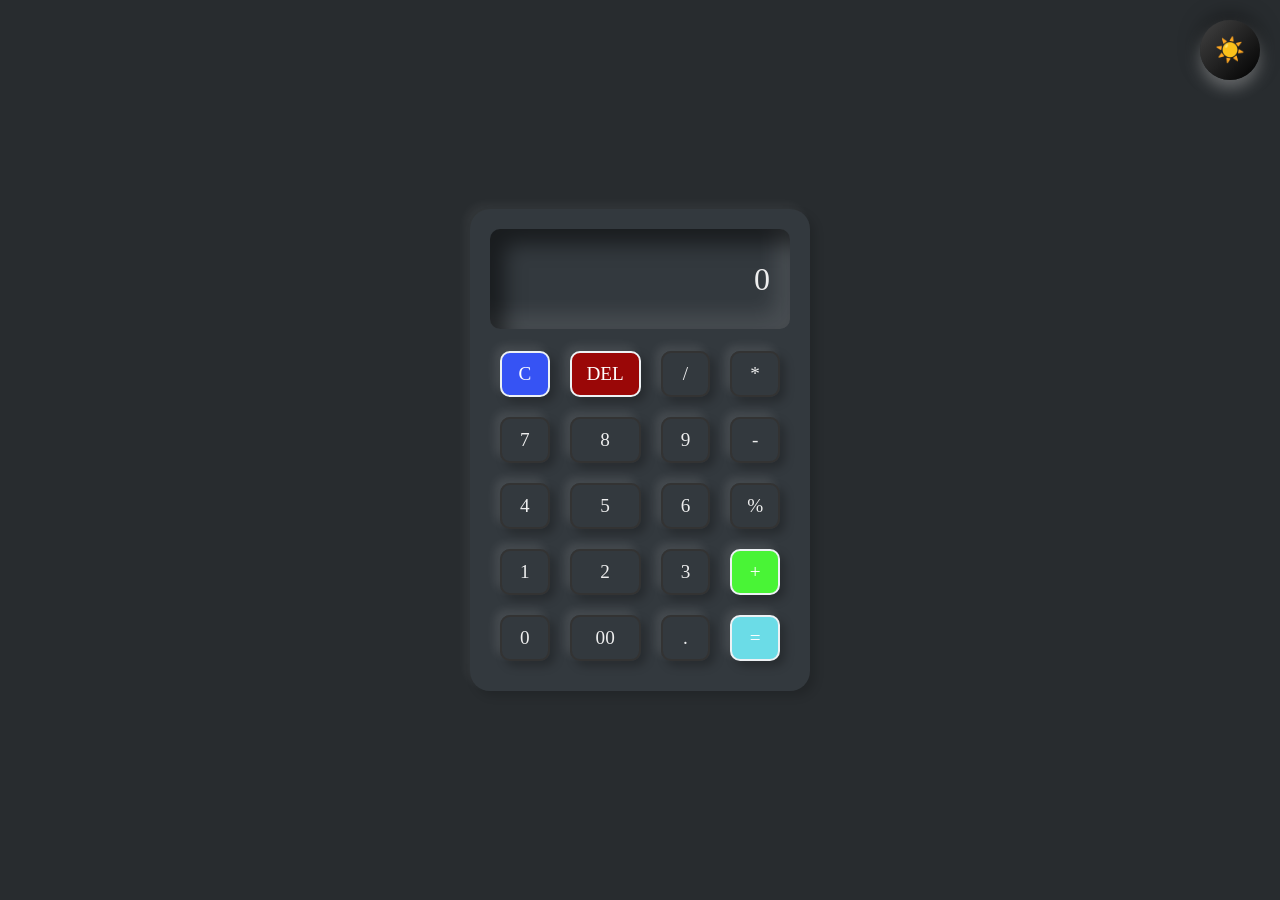
<file: assignment/Calculator/index.html>
<!DOCTYPE html>
<html lang="en">
<head>
    <meta charset="UTF-8">
    <meta name="viewport" content="width=device-width, initial-scale=1.0">
    <title>Simple Calculator</title>
    <link rel="stylesheet" href="style.css">
</head>
<body class="dark">
<div class="toggle-btn"></div>
<div class="calculator">
    <div class="buttons">
        <h2 id="value"></h2>
        <span id="clear">C</span>
        <span id="del">DEL</span>
        <span>/</span>
        <span>*</span>
        <span>7</span>
        <span>8</span>
        <span>9</span>
        <span>-</span>
        <span>4</span>
        <span>5</span>
        <span>6</span>
        <span>%</span>
        <span>1</span>
        <span>2</span>
        <span>3</span>
        <span id="plus">+</span>
        <span>0</span>
        <span>00</span>
        <span>.</span>
        <span id="equal">=</span>
    </div>
</div>

<script src="script.js"></script>
</body>
</html>
</file>
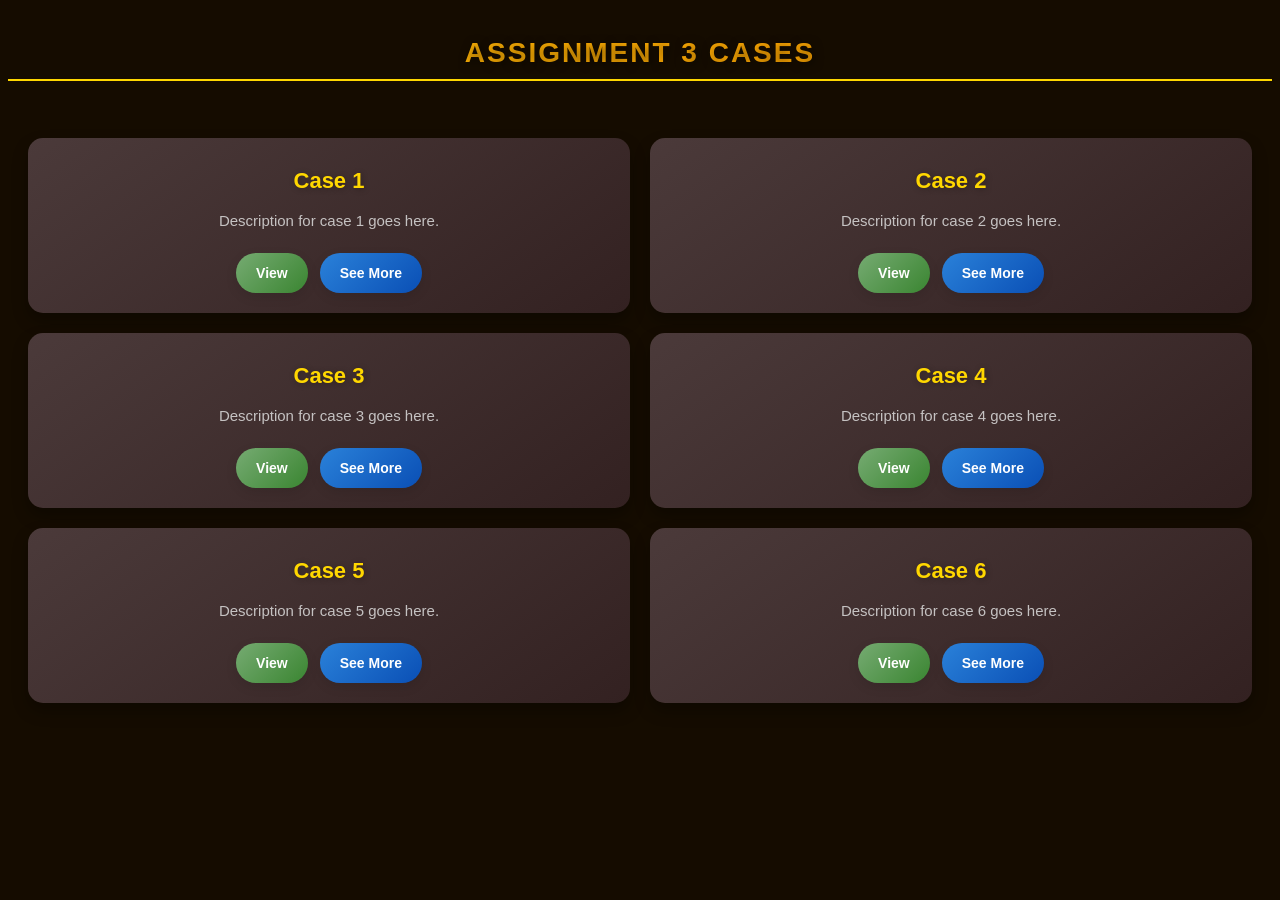
<file: assignment3-cases.html>
<!DOCTYPE html>
<html lang="en">
<head>
    <meta charset="UTF-8">
    <title>Title</title>

    <link rel="stylesheet" href="assets/css/case6.css">
</head>
<body>
<h4 id="case-tit">Assignment 3 Cases</h4>

<div class="case-container">
    <!-- Case 1 -->
    <div class="case-box">
        <h3 class="case-title">Case 1</h3>
        <p class="case-description">Description for case 1 goes here.</p>
        <div class="case-buttons">
            <a href="assignment/Assignment3/case1.html" target="_blank">
                <button class="btn view-btn">View</button>
            </a>
            <a href="https://github.com/sehansassara/Assignment-3" target="_blank">
                <button class="btn see-more-btn">See More</button>
            </a>
        </div>
    </div>

    <!-- Case 2 -->
    <div class="case-box">
        <h3 class="case-title">Case 2</h3>
        <p class="case-description">Description for case 2 goes here.</p>
        <div class="case-buttons">
            <a href="assignment/Assignment3/case2.html" target="_blank">
                <button class="btn view-btn">View</button>
            </a>
            <a href="https://github.com/sehansassara/Assignment-3" target="_blank">
                <button class="btn see-more-btn">See More</button>
            </a>
        </div>
    </div>

    <!-- Case 3 -->
    <div class="case-box">
        <h3 class="case-title">Case 3</h3>
        <p class="case-description">Description for case 3 goes here.</p>
        <div class="case-buttons">
            <a href="assignment/Assignment3/case3.html" target="_blank">
                <button class="btn view-btn">View</button>
            </a>
            <a href="https://github.com/sehansassara/Assignment-3" target="_blank">
                <button class="btn see-more-btn">See More</button>
            </a>
        </div>
    </div>

    <!-- Case 4 -->
    <div class="case-box">
        <h3 class="case-title">Case 4</h3>
        <p class="case-description">Description for case 4 goes here.</p>
        <div class="case-buttons">
            <a href="assignment/Assignment3/case4.html" target="_blank">
                <button class="btn view-btn">View</button>
            </a>
            <a href="https://github.com/sehansassara/Assignment-3" target="_blank">
                <button class="btn see-more-btn">See More</button>
            </a>
        </div>
    </div>

    <!-- Case 5 -->
    <div class="case-box">
        <h3 class="case-title">Case 5</h3>
        <p class="case-description">Description for case 5 goes here.</p>
        <div class="case-buttons">
            <a href="assignment/Assignment3/case5.html" target="_blank">
                <button class="btn view-btn">View</button>
            </a>
            <a href="https://github.com/sehansassara/Assignment-3" target="_blank">
                <button class="btn see-more-btn">See More</button>
            </a>
        </div>
    </div>

    <!-- Case 6 -->
    <div class="case-box">
        <h3 class="case-title">Case 6</h3>
        <p class="case-description">Description for case 6 goes here.</p>
        <div class="case-buttons">
            <a href="assignment/Assignment3/case6.html" target="_blank">
                <button class="btn view-btn">View</button>
            </a>
            <a href="https://github.com/sehansassara/Assignment-3" target="_blank">
                <button class="btn see-more-btn">See More</button>
            </a>
        </div>
    </div>
</div>

</body>
</html>
</file>
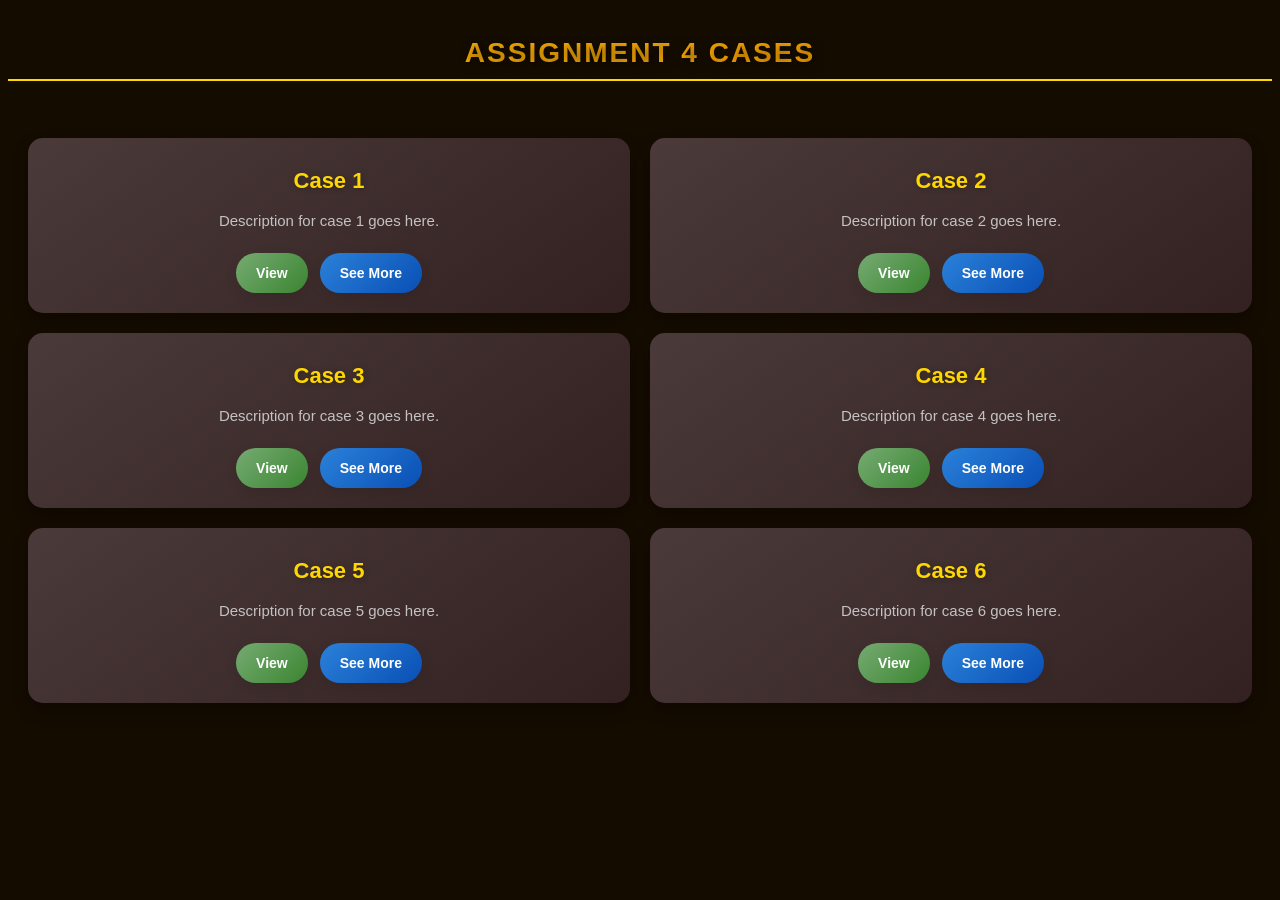
<file: assignment4-cases.html>
<!DOCTYPE html>
<html lang="en">
<head>
    <meta charset="UTF-8">
    <title>Title</title>

    <link rel="stylesheet" href="assets/css/case6.css">
</head>
<body>
<h4 id="case-tit">Assignment 4 Cases</h4>

<div class="case-container">
    <!-- Case 1 -->
    <div class="case-box">
        <h3 class="case-title">Case 1</h3>
        <p class="case-description">Description for case 1 goes here.</p>
        <div class="case-buttons">
            <a href="assignment/Assignmet-4/case-01.html" target="_blank">
                <button class="btn view-btn">View</button>
            </a>
            <a href="https://github.com/sehansassara/Assignment-3" target="_blank">
                <button class="btn see-more-btn">See More</button>
            </a>
        </div>
    </div>

    <!-- Case 2 -->
    <div class="case-box">
        <h3 class="case-title">Case 2</h3>
        <p class="case-description">Description for case 2 goes here.</p>
        <div class="case-buttons">
            <a href="assignment/Assignmet-4/case-02.html" target="_blank">
                <button class="btn view-btn">View</button>
            </a>
            <a href="https://github.com/sehansassara/Assignment-3" target="_blank">
                <button class="btn see-more-btn">See More</button>
            </a>
        </div>
    </div>

    <!-- Case 3 -->
    <div class="case-box">
        <h3 class="case-title">Case 3</h3>
        <p class="case-description">Description for case 3 goes here.</p>
        <div class="case-buttons">
            <a href="assignment/Assignmet-4/case-03.html" target="_blank">
                <button class="btn view-btn">View</button>
            </a>
            <a href="https://github.com/sehansassara/Assignment-3" target="_blank">
                <button class="btn see-more-btn">See More</button>
            </a>
        </div>
    </div>

    <!-- Case 4 -->
    <div class="case-box">
        <h3 class="case-title">Case 4</h3>
        <p class="case-description">Description for case 4 goes here.</p>
        <div class="case-buttons">
            <a href="assignment/Assignmet-4/case-04.html" target="_blank">
                <button class="btn view-btn">View</button>
            </a>
            <a href="https://github.com/sehansassara/Assignment-3" target="_blank">
                <button class="btn see-more-btn">See More</button>
            </a>
        </div>
    </div>

    <!-- Case 5 -->
    <div class="case-box">
        <h3 class="case-title">Case 5</h3>
        <p class="case-description">Description for case 5 goes here.</p>
        <div class="case-buttons">
            <a href="assignment/Assignmet-4/case-05.html" target="_blank">
                <button class="btn view-btn">View</button>
            </a>
            <a href="https://github.com/sehansassara/Assignment-3" target="_blank">
                <button class="btn see-more-btn">See More</button>
            </a>
        </div>
    </div>

    <!-- Case 6 -->
    <div class="case-box">
        <h3 class="case-title">Case 6</h3>
        <p class="case-description">Description for case 6 goes here.</p>
        <div class="case-buttons">
            <a href="assignment/Assignmet-4/case-06.html" target="_blank">
                <button class="btn view-btn">View</button>
            </a>
            <a href="https://github.com/sehansassara/Assignment-3" target="_blank">
                <button class="btn see-more-btn">See More</button>
            </a>
        </div>
    </div>
</div>

</body>
</html>
</file>
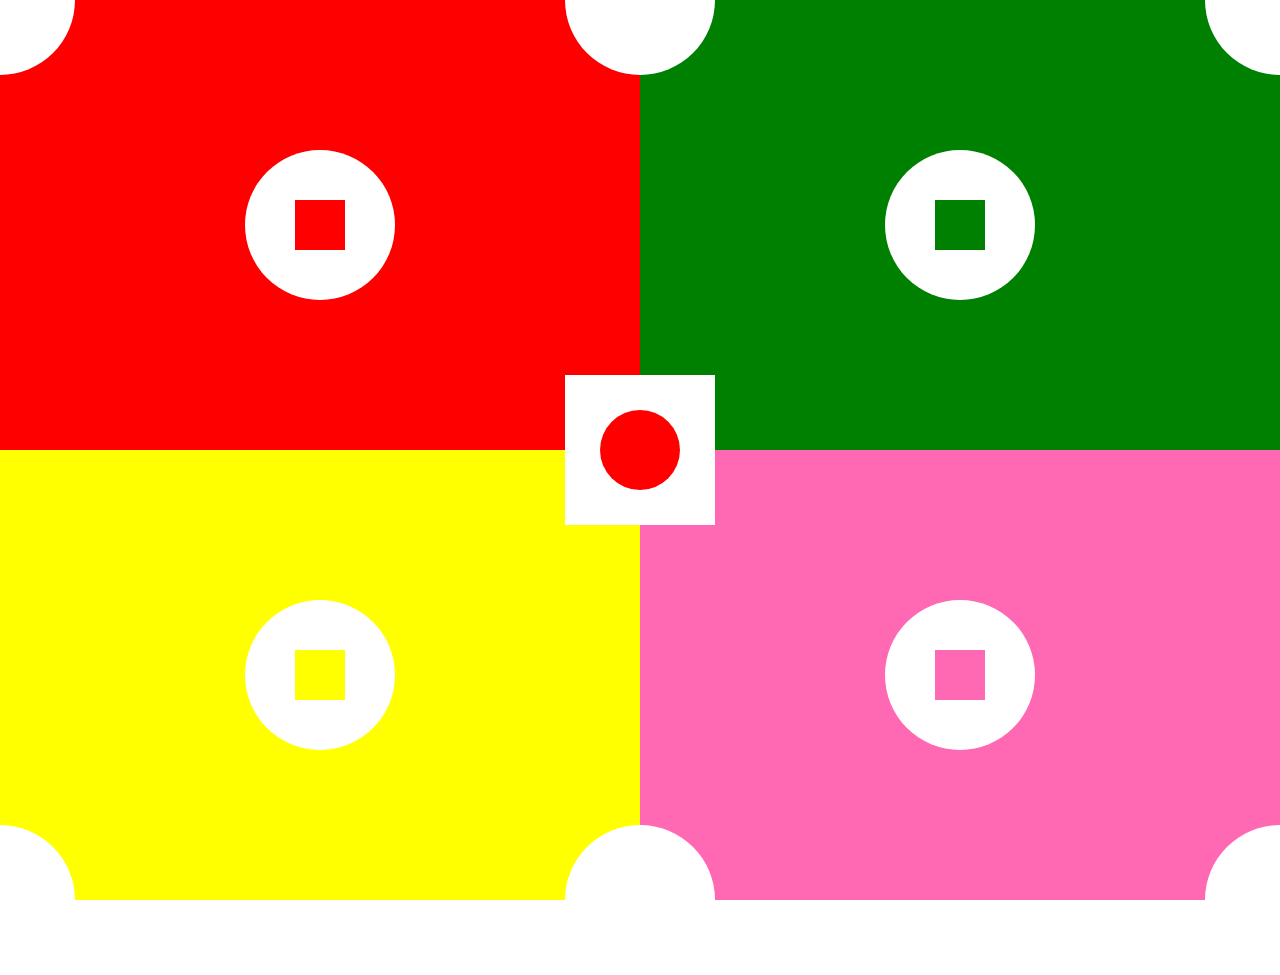
<file: assignment/Assignment3/case1.html>
<!DOCTYPE html>
<html lang="en">
<head>
    <meta charset="UTF-8">
    <title>Case 1</title>
    <link rel="stylesheet" href="assets/css/normalize.css">

    <style>
        body{
            /* overflow-x: hidden;
            overflow-y: hidden;*/
            overflow: hidden;
        }

        body>section{
            width: 50%;
            height: 50%;
            position: absolute;
        }
        body>section:first-child{
            background: red;
            left: 0;
            top: 0;
            margin: auto;
        }

        body>section:first-child>div:first-child{
            background: white;
            width: 150px;
            height: 150px;
            position: absolute;
            border-radius: 100px;
            top: 0;
            left: 0;
            bottom: 0;
            right: 0;
            margin: auto;
        }

        body>section:first-child>div:nth-child(2){
            background: red;
            width: 50px;
            height: 50px;
            position: absolute;
            top: 0;
            left: 0;
            bottom: 0;
            right: 0;
            margin: auto;
        }

        body>section:first-child>div:nth-child(3){
            background: white;
            width: 150px;
            height: 150px;
            position: absolute;
            border-radius: 100px;
            top: calc(-150px/2);
            left: calc(-150px/2);
            margin: auto;
        }

        body>section:nth-child(2){
            background: yellow;
            bottom: 0;
            left: 0;
        }

        body>section:nth-child(2)>div:first-child{
            background: white;
            width: 150px;
            height: 150px;
            position: absolute;
            border-radius: 100px;
            top: 0;
            left: 0;
            bottom: 0;
            right: 0;
            margin: auto;

        }

        body>section:nth-child(2)>div:nth-child(2){
            background: yellow;
            width: 50px;
            height: 50px;
            position: absolute;
            top: 0;
            left: 0;
            bottom: 0;
            right: 0;
            margin: auto;
        }

        body>section:nth-child(2)>div:nth-child(3){
            background: white;
            width: 150px;
            height: 150px;
            position: absolute;
            border-radius: 100px;
            bottom: calc(-150px/2);
            left: calc(-150px/2);
            margin: auto;
        }

        body>section:nth-child(3){
            background: green;
            top: 0;
            right: 0;
        }

        body>section:nth-child(3)>div:first-child{
            background: white;
            width: 150px;
            height: 150px;
            position: absolute;
            border-radius: 100px;
            top: 0;
            left: 0;
            bottom: 0;
            right: 0;
            margin: auto;

        }

        body>section:nth-child(3)>div:nth-child(2){
            background: green;
            width: 50px;
            height: 50px;
            position: absolute;
            top: 0;
            left: 0;
            bottom: 0;
            right: 0;
            margin: auto;
        }

        body>section:nth-child(3)>div:nth-child(3){
            background: white;
            width: 150px;
            height: 150px;
            position: absolute;
            border-radius: 100px;
            top: calc(-150px/2);
            right: calc(-150px/2);
            margin: auto;
        }

        body>section:nth-child(4){
            background: hotpink;
            bottom: 0;
            right: 0;
        }

        body>section:nth-child(4)>div:first-child{
            background: white;
            width: 150px;
            height: 150px;
            position: absolute;
            border-radius: 100px;
            top: 0;
            left: 0;
            bottom: 0;
            right: 0;
            margin: auto;

        }

        body>section:nth-child(4)>div:nth-child(2){
            background: hotpink;
            width: 50px;
            height: 50px;
            position: absolute;
            top: 0;
            left: 0;
            bottom: 0;
            right: 0;
            margin: auto;
        }

        body>section:nth-child(4)>div:nth-child(3){
            background: white;
            width: 150px;
            height: 150px;
            position: absolute;
            border-radius: 100px;
            bottom: calc(-150px/2);
            right: calc(-150px/2);
            margin: auto;
        }

        body>section:nth-child(5){
            background: white;
            width: 150px;
            height: 150px;
            position: absolute;
            top:0;
            left: 0;
            right: 0;
            bottom: 0;
            margin: auto;
        }

        body>section:nth-child(5)>div:first-child{
            background: red;
            width: 80px;
            height: 80px;
            position: absolute;
            border-radius: 100px;
            top: 0;
            left: 0;
            right: 0;
            bottom: 0;
            margin: auto;
        }

        body>section:nth-child(6){
            background: white;
            width: 150px;
            height: 150px;
            position: absolute;
            border-radius: 100px;
            top: calc(-150px/2);
            right: 0;
            left: 0;
            margin: auto;
        }

        body>section:nth-child(7){
            background: white;
            width: 150px;
            height: 150px;
            position: absolute;
            border-radius: 100px;
            bottom: calc(-150px/2);
            right: 0;
            left: 0;
            margin: auto;
        }
    </style>

</head>
<body>
<section>
    <div></div>
    <div></div>
    <div></div>
</section>

<section>
    <div></div>
    <div></div>
    <div></div>
</section>
<section>
    <div></div>
    <div></div>
    <div></div>
</section>
<section>
    <div></div>
    <div></div>
    <div></div>
</section>

<section>
    <div></div>
</section>

<section></section>
<section></section>
</body>
</html>
</file>
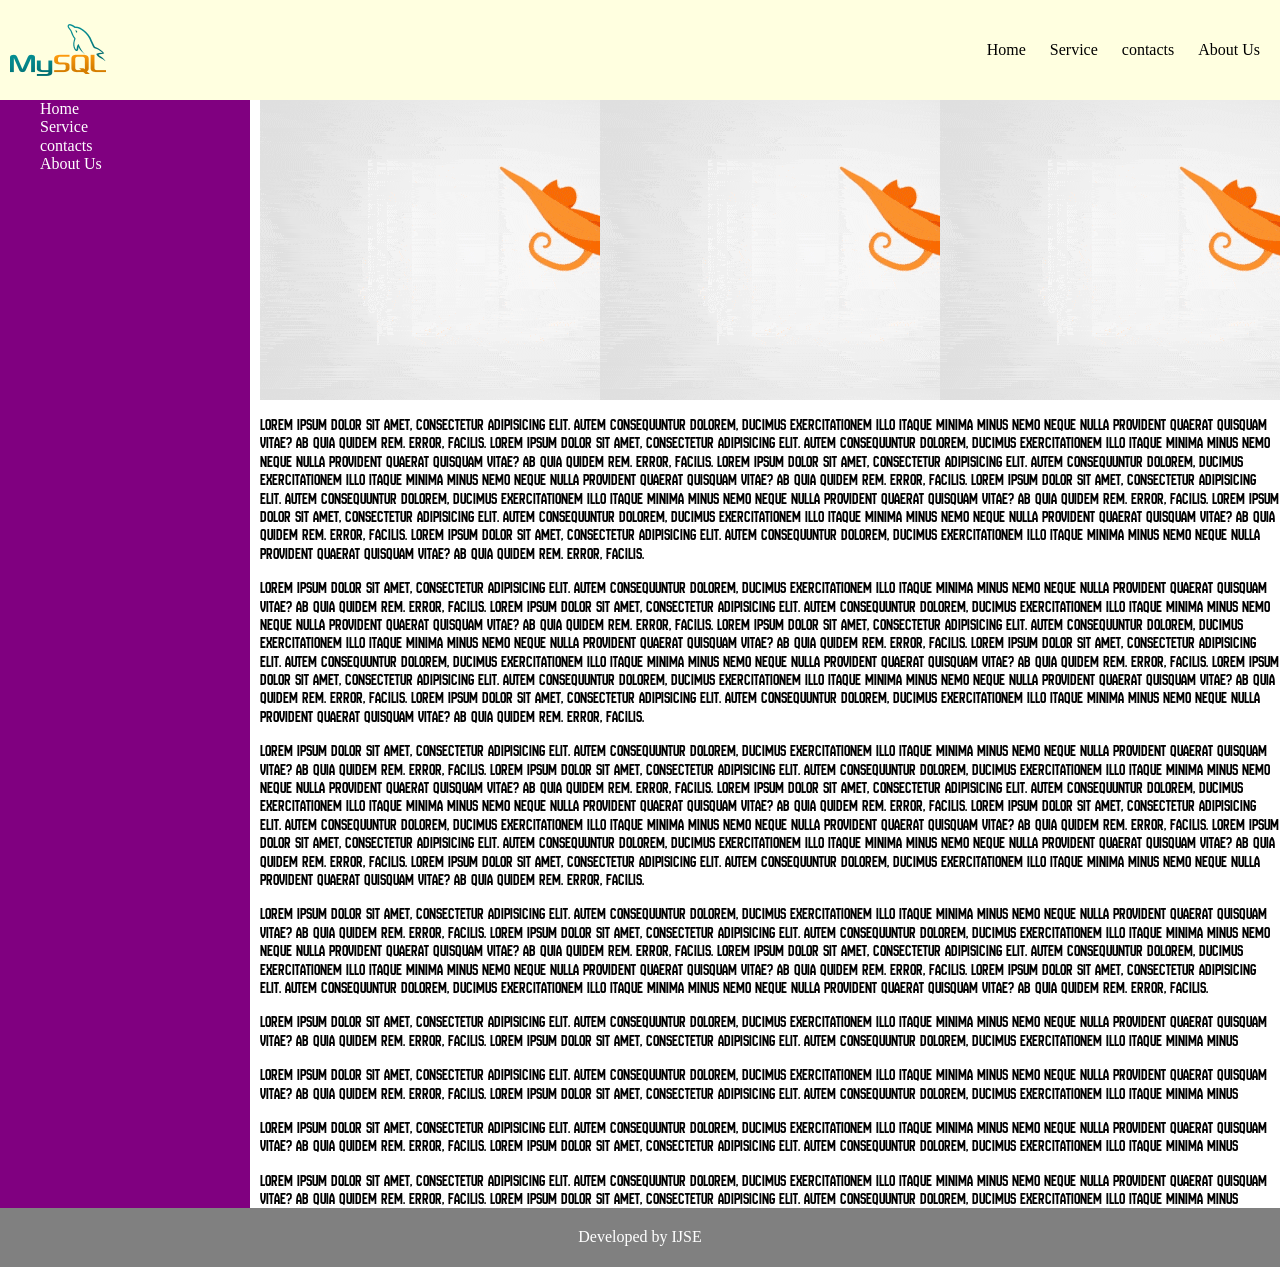
<file: assignment/Assignment3/case2.html>
<!DOCTYPE html>
<html lang="en">
<head>
    <meta charset="UTF-8">
    <title>Case 2</title>
    <link rel="stylesheet" href="assets/css/normalize.css">


    <link rel="preconnect" href="https://fonts.googleapis.com">
    <link rel="preconnect" href="https://fonts.gstatic.com" crossorigin>
    <link href="https://fonts.googleapis.com/css2?family=New+Amsterdam&display=swap" rel="stylesheet">

    <style>

        header{
            background: lightyellow;
            height: 100px;
            position: relative;
        }

        header>nav{
            height: fit-content;
            position: absolute;

            right: 10px;
            top: 0;
            bottom: 0;
            margin: auto;
        }

        header>nav>ul{
            list-style: none;
        }

        header>nav>ul>li{
            display: inline;
            margin: 0px 10px;
        }

        header>img{
            height: fit-content;
            position: absolute;

            left: 10px;
            top: 0;
            bottom: 0;
            margin: auto;
        }


        main{
            position: relative;
        }

        footer{
            background: gray;
        }

        footer>div{
            color: white;
            text-align: center;
            padding: 20px 0px;
        }

        aside{
            background: purple;
            color: white;
            width: 250px;

            position: absolute;
            top: 0;
            bottom: 0;
        }

        aside>nav>ul{
            list-style: none;
            margin: 0;
        }

        main>section{
            margin-left: 260px;

            font-family: "New Amsterdam", sans-serif;
            font-weight: 400;
            font-style: normal;
        }

        section>p:first-child{
            margin-top: 0;
        }

        section>p:last-child{
            margin-bottom: 0;
        }

        main>section>section{
            background: #26ace0;
            position: relative;
            height: 300px;
        }

        main>section>section>div{
            background: url("assets/imagesIt/images/monkey.gif");

            width: calc(100%/3);
            height: 300px;
            position: absolute;
        }

        main>section>section>div:nth-child(2){
            right: 0;
            left: 0;
            margin: auto;
        }

        main>section>section>div:nth-child(3){
            right: 0;
        }
    </style>

</head>
<body>
<!--Header section-->
<header>
    <!--logo-->
    <img src="assets/imagesIt/images/icons8-mysql-96.png" alt="logo" title="logo">

    <!--navigation-->
    <nav>
        <ul>
            <li>Home</li>
            <li>Service</li>
            <li>contacts</li>
            <li>About Us</li>
        </ul>
    </nav>
</header>


<!--Main section-->
<main>
    <aside>
        <nav>
            <ul>
                <li>Home</li>
                <li>Service</li>
                <li>contacts</li>
                <li>About Us</li>
            </ul>
        </nav>
    </aside>

    <section>
        <section>
            <div></div>
            <div></div>
            <div></div>
        </section>


        <p>Lorem ipsum dolor sit amet, consectetur adipisicing elit. Autem consequuntur dolorem, ducimus exercitationem illo itaque minima minus nemo neque nulla provident quaerat quisquam vitae? Ab quia quidem rem. Error, facilis.
            Lorem ipsum dolor sit amet, consectetur adipisicing elit. Autem consequuntur dolorem, ducimus exercitationem illo itaque minima minus nemo neque nulla provident quaerat quisquam vitae? Ab quia quidem rem. Error, facilis.
            Lorem ipsum dolor sit amet, consectetur adipisicing elit. Autem consequuntur dolorem, ducimus exercitationem illo itaque minima minus nemo neque nulla provident quaerat quisquam vitae? Ab quia quidem rem. Error, facilis.
            Lorem ipsum dolor sit amet, consectetur adipisicing elit. Autem consequuntur dolorem, ducimus exercitationem illo itaque minima minus nemo neque nulla provident quaerat quisquam vitae? Ab quia quidem rem. Error, facilis.
            Lorem ipsum dolor sit amet, consectetur adipisicing elit. Autem consequuntur dolorem, ducimus exercitationem illo itaque minima minus nemo neque nulla provident quaerat quisquam vitae? Ab quia quidem rem. Error, facilis.
            Lorem ipsum dolor sit amet, consectetur adipisicing elit. Autem consequuntur dolorem, ducimus exercitationem illo itaque minima minus nemo neque nulla provident quaerat quisquam vitae? Ab quia quidem rem. Error, facilis.</p>

        <p>Lorem ipsum dolor sit amet, consectetur adipisicing elit. Autem consequuntur dolorem, ducimus exercitationem illo itaque minima minus nemo neque nulla provident quaerat quisquam vitae? Ab quia quidem rem. Error, facilis.
            Lorem ipsum dolor sit amet, consectetur adipisicing elit. Autem consequuntur dolorem, ducimus exercitationem illo itaque minima minus nemo neque nulla provident quaerat quisquam vitae? Ab quia quidem rem. Error, facilis.
            Lorem ipsum dolor sit amet, consectetur adipisicing elit. Autem consequuntur dolorem, ducimus exercitationem illo itaque minima minus nemo neque nulla provident quaerat quisquam vitae? Ab quia quidem rem. Error, facilis.
            Lorem ipsum dolor sit amet, consectetur adipisicing elit. Autem consequuntur dolorem, ducimus exercitationem illo itaque minima minus nemo neque nulla provident quaerat quisquam vitae? Ab quia quidem rem. Error, facilis.
            Lorem ipsum dolor sit amet, consectetur adipisicing elit. Autem consequuntur dolorem, ducimus exercitationem illo itaque minima minus nemo neque nulla provident quaerat quisquam vitae? Ab quia quidem rem. Error, facilis.
            Lorem ipsum dolor sit amet, consectetur adipisicing elit. Autem consequuntur dolorem, ducimus exercitationem illo itaque minima minus nemo neque nulla provident quaerat quisquam vitae? Ab quia quidem rem. Error, facilis.</p>

        <p>Lorem ipsum dolor sit amet, consectetur adipisicing elit. Autem consequuntur dolorem, ducimus exercitationem illo itaque minima minus nemo neque nulla provident quaerat quisquam vitae? Ab quia quidem rem. Error, facilis.
            Lorem ipsum dolor sit amet, consectetur adipisicing elit. Autem consequuntur dolorem, ducimus exercitationem illo itaque minima minus nemo neque nulla provident quaerat quisquam vitae? Ab quia quidem rem. Error, facilis.
            Lorem ipsum dolor sit amet, consectetur adipisicing elit. Autem consequuntur dolorem, ducimus exercitationem illo itaque minima minus nemo neque nulla provident quaerat quisquam vitae? Ab quia quidem rem. Error, facilis.
            Lorem ipsum dolor sit amet, consectetur adipisicing elit. Autem consequuntur dolorem, ducimus exercitationem illo itaque minima minus nemo neque nulla provident quaerat quisquam vitae? Ab quia quidem rem. Error, facilis.
            Lorem ipsum dolor sit amet, consectetur adipisicing elit. Autem consequuntur dolorem, ducimus exercitationem illo itaque minima minus nemo neque nulla provident quaerat quisquam vitae? Ab quia quidem rem. Error, facilis.
            Lorem ipsum dolor sit amet, consectetur adipisicing elit. Autem consequuntur dolorem, ducimus exercitationem illo itaque minima minus nemo neque nulla provident quaerat quisquam vitae? Ab quia quidem rem. Error, facilis.</p>

        <p>Lorem ipsum dolor sit amet, consectetur adipisicing elit. Autem consequuntur dolorem, ducimus exercitationem illo itaque minima minus nemo neque nulla provident quaerat quisquam vitae? Ab quia quidem rem. Error, facilis.
            Lorem ipsum dolor sit amet, consectetur adipisicing elit. Autem consequuntur dolorem, ducimus exercitationem illo itaque minima minus nemo neque nulla provident quaerat quisquam vitae? Ab quia quidem rem. Error, facilis.
            Lorem ipsum dolor sit amet, consectetur adipisicing elit. Autem consequuntur dolorem, ducimus exercitationem illo itaque minima minus nemo neque nulla provident quaerat quisquam vitae? Ab quia quidem rem. Error, facilis.
            Lorem ipsum dolor sit amet, consectetur adipisicing elit. Autem consequuntur dolorem, ducimus exercitationem illo itaque minima minus nemo neque nulla provident quaerat quisquam vitae? Ab quia quidem rem. Error, facilis.</p>

        <p>Lorem ipsum dolor sit amet, consectetur adipisicing elit. Autem consequuntur dolorem, ducimus exercitationem illo itaque minima minus nemo neque nulla provident quaerat quisquam vitae? Ab quia quidem rem. Error, facilis.
            Lorem ipsum dolor sit amet, consectetur adipisicing elit. Autem consequuntur dolorem, ducimus exercitationem illo itaque minima minus </p>

        <p>Lorem ipsum dolor sit amet, consectetur adipisicing elit. Autem consequuntur dolorem, ducimus exercitationem illo itaque minima minus nemo neque nulla provident quaerat quisquam vitae? Ab quia quidem rem. Error, facilis.
            Lorem ipsum dolor sit amet, consectetur adipisicing elit. Autem consequuntur dolorem, ducimus exercitationem illo itaque minima minus </p>

        <p>Lorem ipsum dolor sit amet, consectetur adipisicing elit. Autem consequuntur dolorem, ducimus exercitationem illo itaque minima minus nemo neque nulla provident quaerat quisquam vitae? Ab quia quidem rem. Error, facilis.
            Lorem ipsum dolor sit amet, consectetur adipisicing elit. Autem consequuntur dolorem, ducimus exercitationem illo itaque minima minus </p>

        <p>Lorem ipsum dolor sit amet, consectetur adipisicing elit. Autem consequuntur dolorem, ducimus exercitationem illo itaque minima minus nemo neque nulla provident quaerat quisquam vitae? Ab quia quidem rem. Error, facilis.
            Lorem ipsum dolor sit amet, consectetur adipisicing elit. Autem consequuntur dolorem, ducimus exercitationem illo itaque minima minus </p>

    </section>
</main>

<!--Footer section-->
<footer>
    <div>Developed by IJSE</div>
</footer>
</body>
</html>
</file>
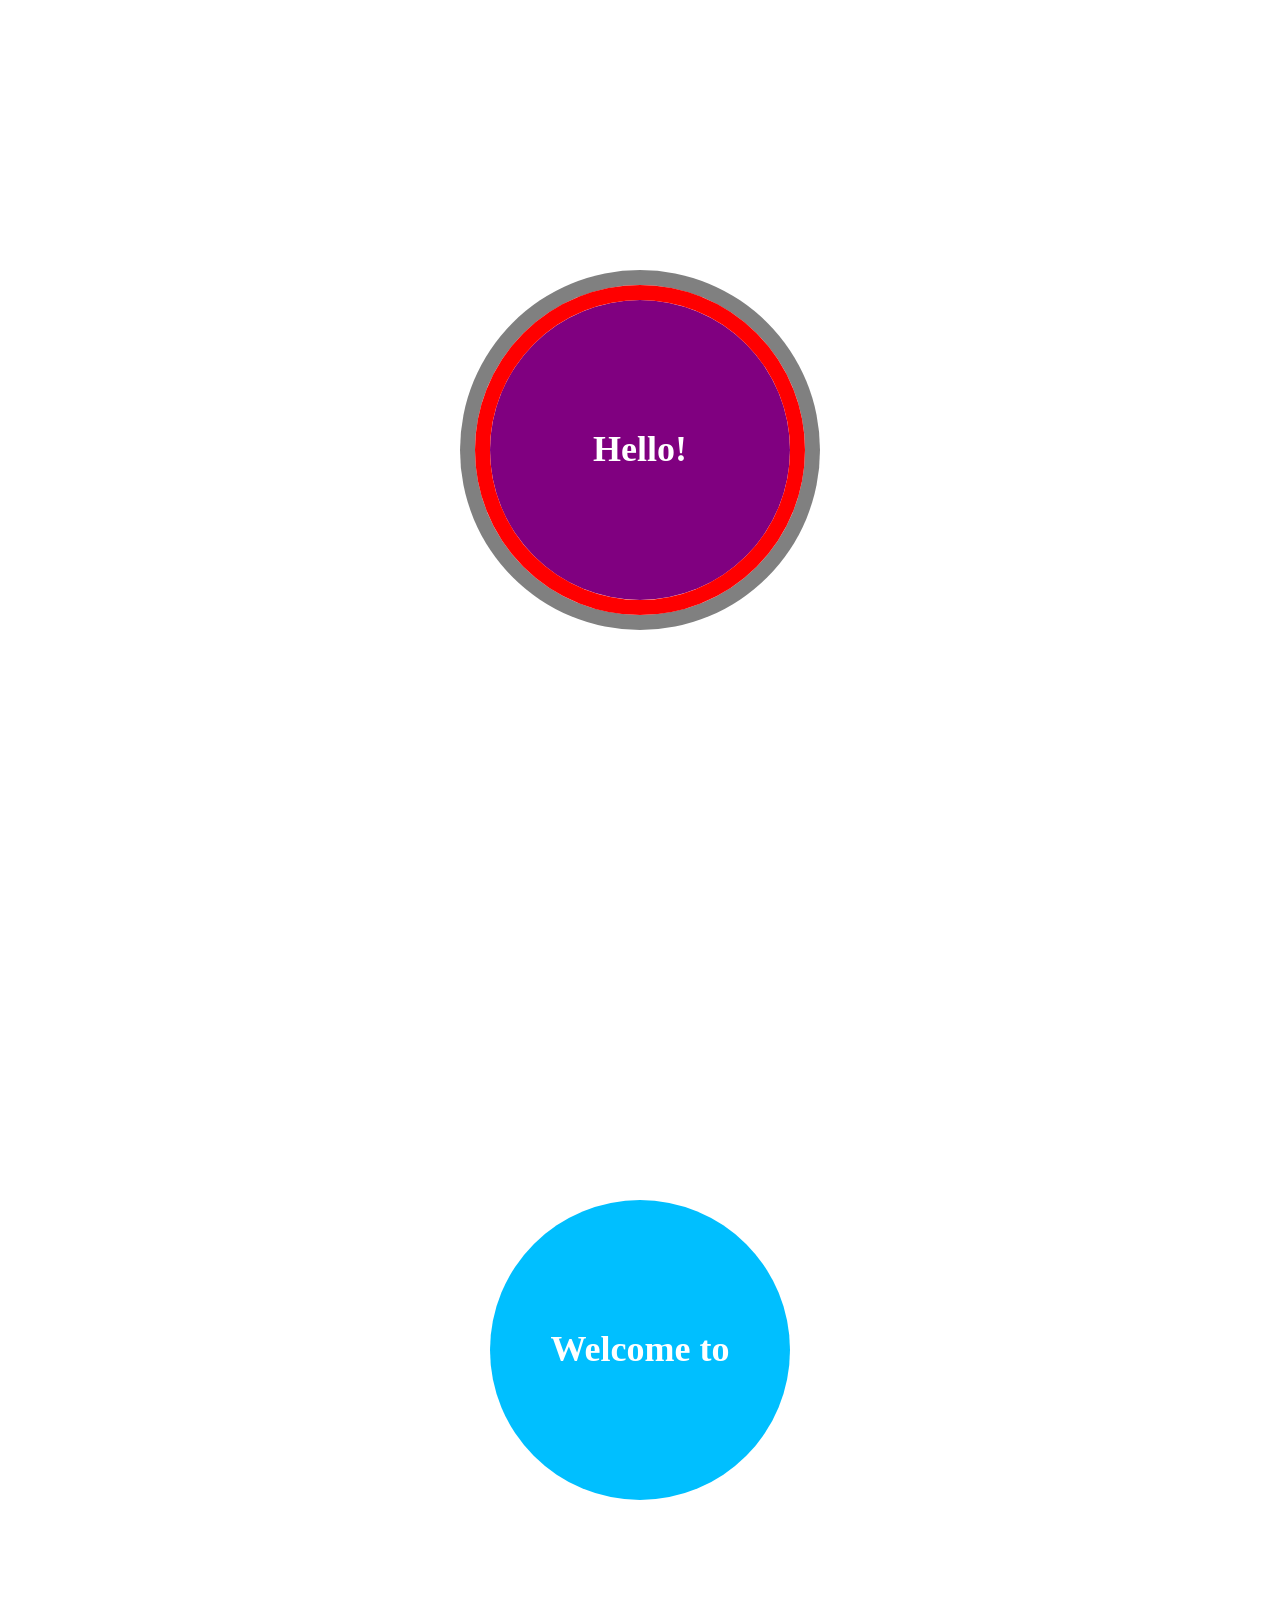
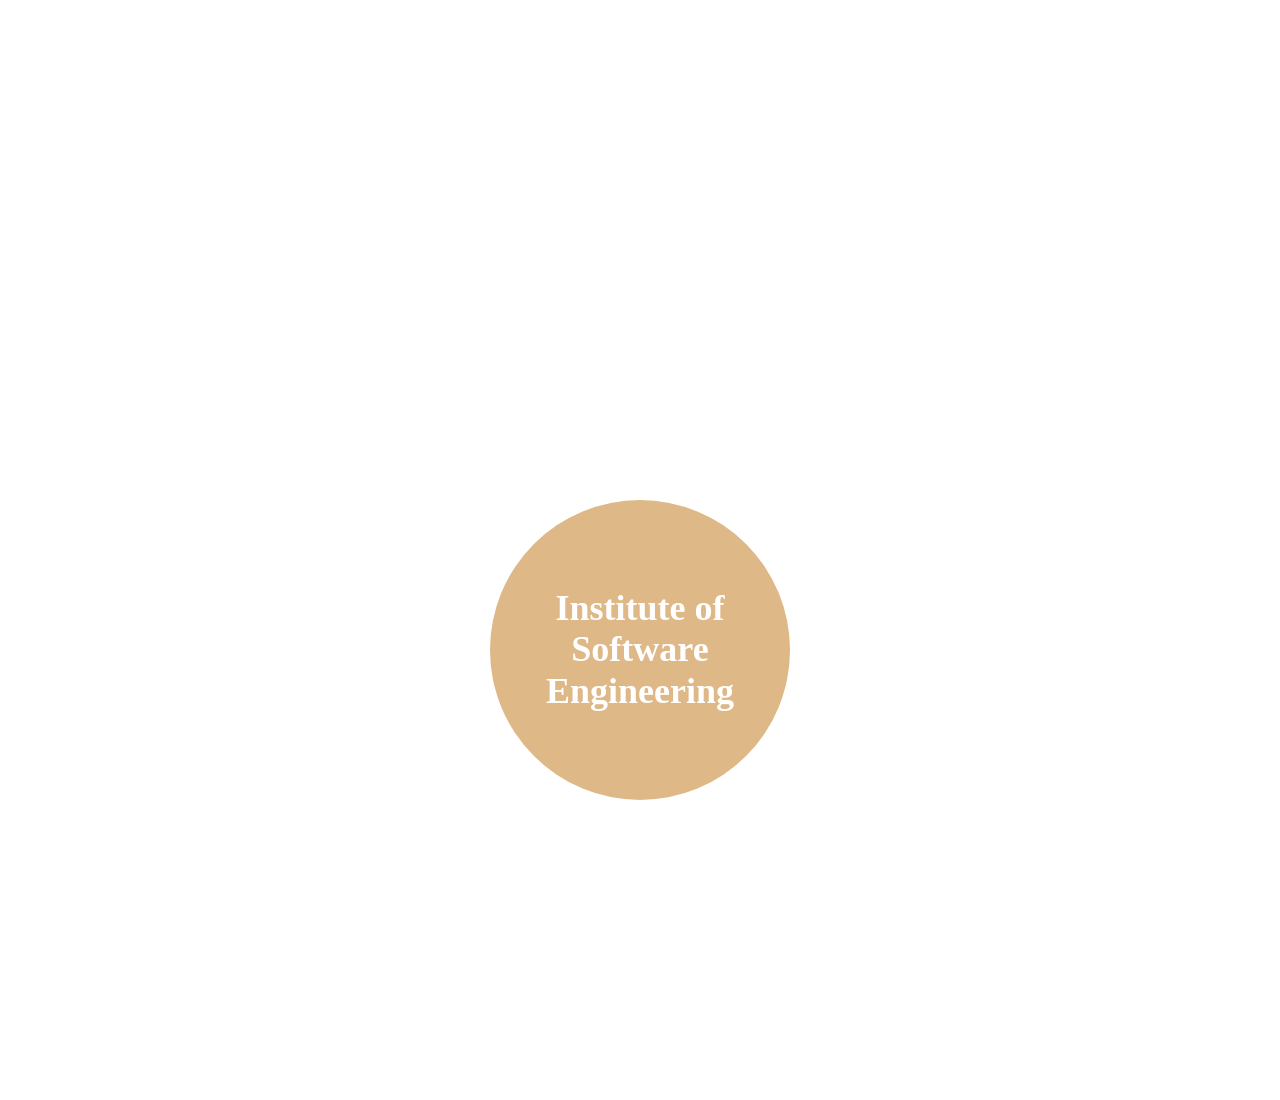
<file: assignment/Assignment3/case3.html>
<!DOCTYPE html>
<html lang="en">
<head>
    <meta charset="UTF-8">
    <title>Case 3</title>
    <link rel="stylesheet" href="assets/css/normalize.css">

    <style>
        section {
            position: relative;
            width: 100%;
            height: 100vh;
        }

        section:first-child>div:first-child {
            width: 300px;
            height: 300px;
            border-radius: 200px;
            background: transparent;
            position: fixed;
            top: 0;
            left: 0;
            bottom: 0;
            right: 0;
            margin: auto;
            border: red solid 15px;
            box-shadow: 0 0 0 15px grey;
            z-index: 1;
        }

        section:first-child > div:nth-child(2) {
            background: purple;
            width: 300px;
            height: 300px;
            border-radius: 200px;
            position: absolute;
            top: 0;
            left: 0;
            bottom: 0;
            right: 0;
            margin: auto;
            display: flex;
            justify-content: center;
            align-items: center;
        }



        /* Second Section */
        section:nth-child(2) > div:first-child {
            background: deepskyblue;
            width: 300px;
            height: 300px;
            border-radius: 200px;
            position: absolute;
            top: 0;
            left: 0;
            bottom: 0;
            right: 0;
            margin: auto;
            display: flex;
            justify-content: center;
            align-items: center;
        }


        section:nth-child(3) > div:first-child {
            background: burlywood;
            width: 300px;
            height: 300px;
            border-radius: 200px;
            position: absolute;
            top: 0;
            left: 0;
            bottom: 0;
            right: 0;
            margin: auto;
            display: flex;
            justify-content: center;
            align-items: center;
        }

        h3 {
            color: white;
            font-size: 36px;
            text-align: center;
        }
    </style>
</head>
<body>
<section>
    <div></div>
    <div>
        <h3>Hello!</h3>
    </div>
</section>

<section>
    <div>
        <h3>Welcome to</h3>
    </div>
</section>

<section>
    <div>
        <h3>
          Institute
          of
          Software
          Engineering
        </h3>
    </div>
</section>
</body>
</html>
</file>
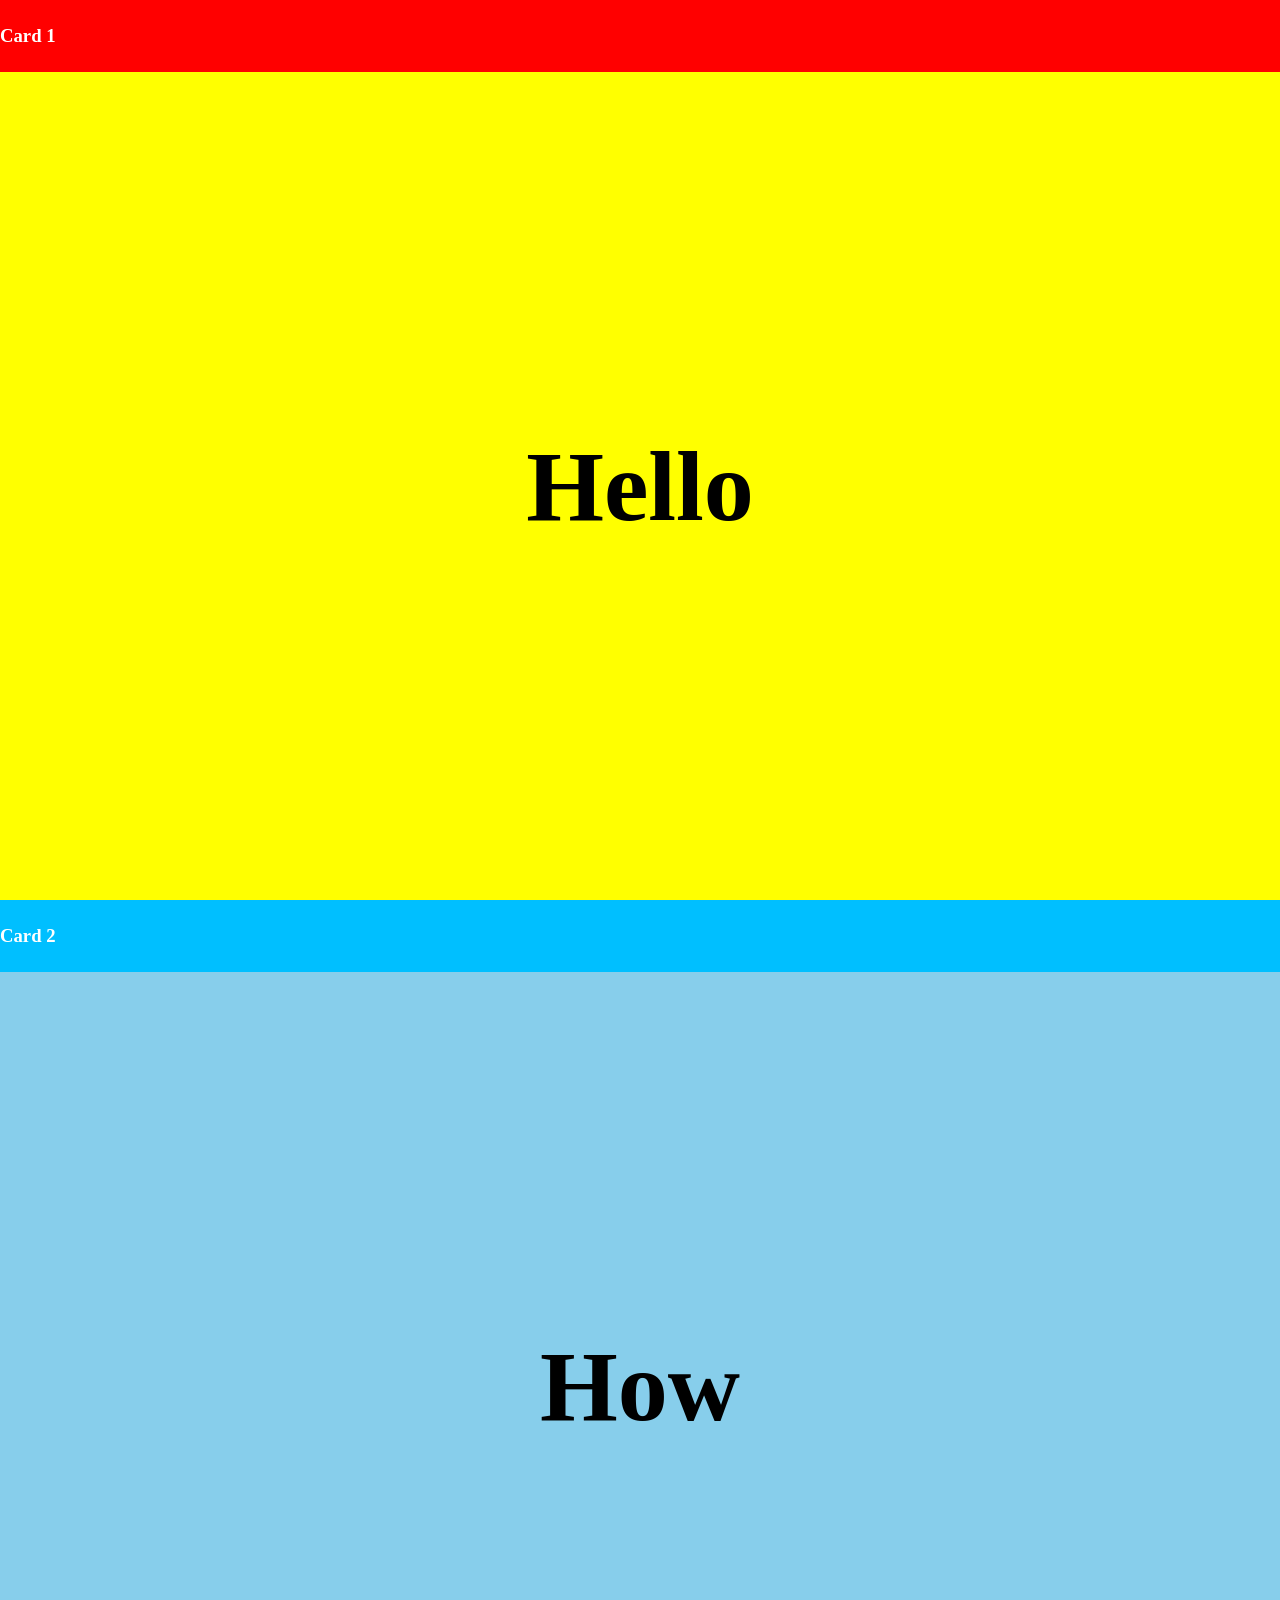
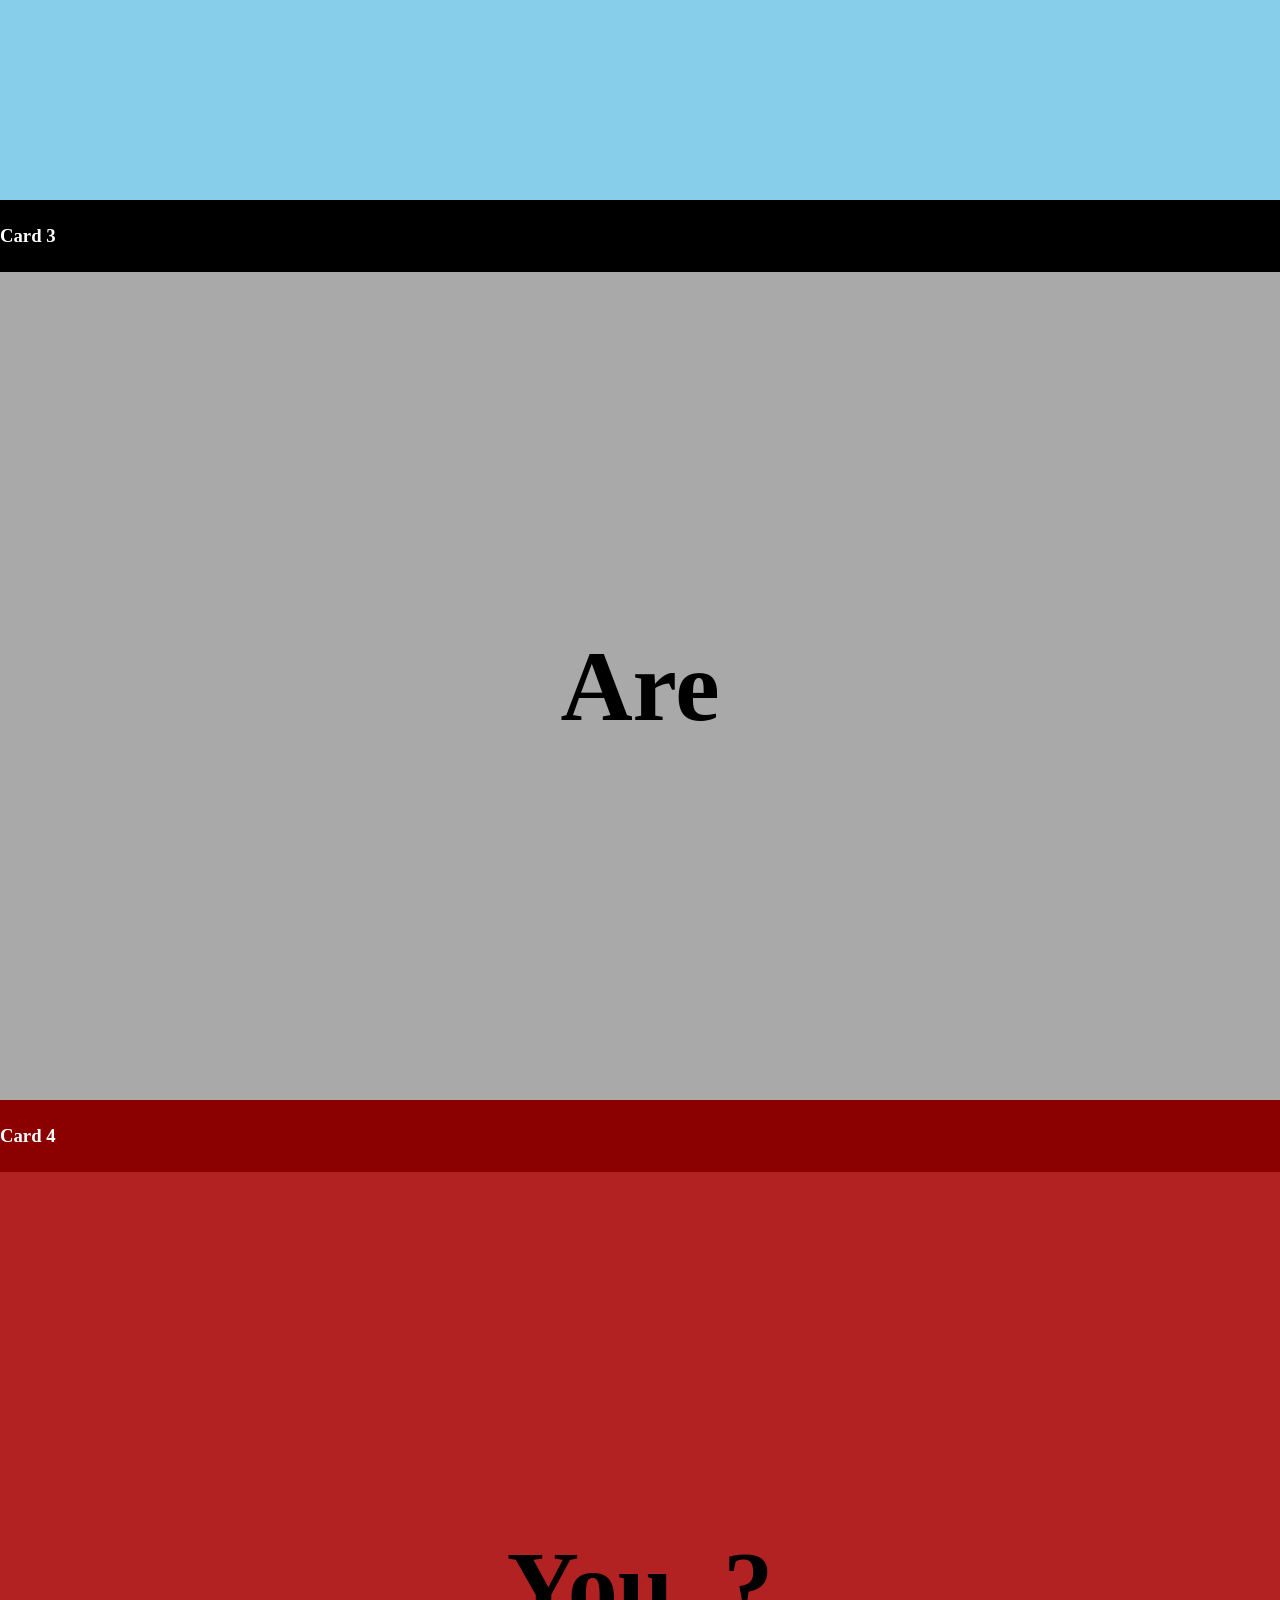
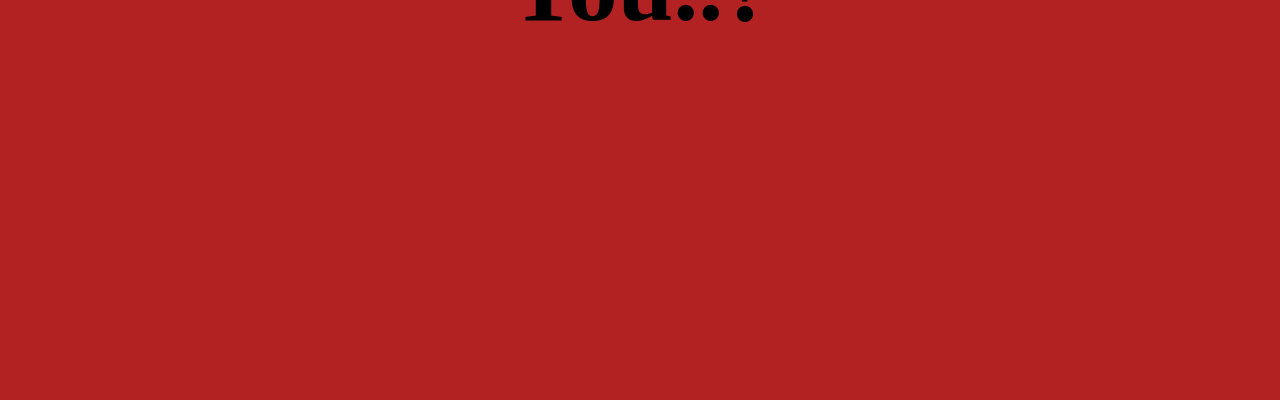
<file: assignment/Assignment3/case4.html>
<!DOCTYPE html>
<html lang="en">
<head>
    <meta charset="UTF-8">
    <title>Case 4</title>
    <link rel="stylesheet" href="assets/css/normalize.css">

    <style>
        div:first-child {
            width: 100%;
            height: 8vh;
            position: sticky;
            top: 0;
            z-index: 1;
        }



     div:nth-child(2) {
            width: 100%;
            height: 92vh;
            top: 0;
            position: relative;
        }



       .card {
            color: white;
            position: absolute;
            top: 0;
            bottom: 0;
            margin: 0;
            align-self: center;
        }

    .iii {
        width: fit-content;
        height: fit-content;
        position: absolute;
        top: 0;
        bottom: 0;
        right: 0;
        left: 0;
        margin: auto;
        font-size: 100px;
     }

     section:first-child >div:first-child{
        background: red;
     }

     section:first-child > div:nth-child(2) {
        background: yellow;
     }

    section:nth-child(2)>div:first-child{
        background: deepskyblue;
    }

     section:nth-child(2)>div:nth-child(2){
         background: skyblue;
     }

     section:nth-child(3)>div:first-child{
         background: black;
     }

     section:nth-child(3)>div:nth-child(2){
         background: darkgray;
     }

     section:nth-child(4)>div:first-child{
         background: darkred;
     }

     section:nth-child(4)>div:nth-child(2){
         background: firebrick;
     }
    </style>
</head>
<body>
<section>
    <div>
        <h3 class="card">Card 1</h3>
    </div>

    <div>
        <h3 class="iii">Hello</h3>
    </div>
</section>

<section>
    <div>
        <h3 class="card">Card 2</h3>
    </div>

    <div>
        <h3 class="iii">How</h3>
    </div>
</section>

<section>
    <div>
        <h3 class="card">Card 3</h3>
    </div>

    <div>
        <h3 class="iii">Are</h3>
    </div>
</section>

<section>
    <div>
        <h3 class="card">Card 4</h3>
    </div>

    <div>
        <h3 class="iii">You..?</h3>
    </div>
</section>
</body>
</html>
</file>
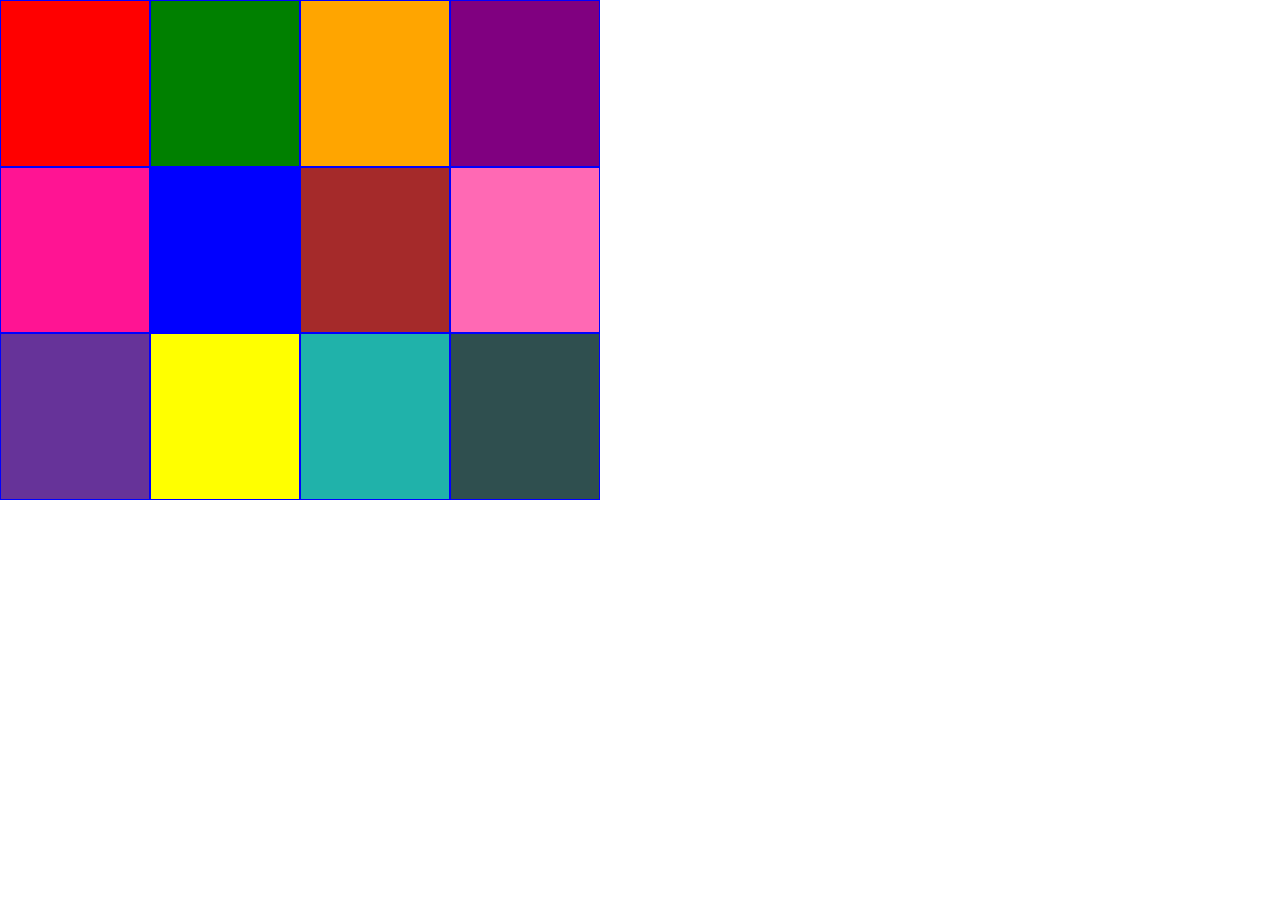
<file: assignment/Assignment3/case5.html>
<!DOCTYPE html>
<html lang="en">
<head>
    <meta charset="UTF-8">
    <title>Case 5</title>
    <link rel="stylesheet" href="assets/css/normalize.css">

    <style>
        body>section{
            width: 600px;
            height: 500px;
            background: lightblue;

            display: grid;
            grid-template-columns: repeat(4,1fr);
        }

        div{
            border: 1px solid blue;
        }

        section>div:first-child{
            background: red;
            grid-column: 1/2;
        }

        section>div:nth-child(2){
            background: green;
            grid-column: 2/3;
        }

        section>div:nth-child(3){
            background: orange;
            grid-column: 3/4;
        }

        section>div:nth-child(4){
            background: purple;
            grid-column: 4/5;
        }

        section>div:nth-child(5){
            background: deeppink;
            grid-column: 1/2;

        }

        section>div:nth-child(6){
            background: blue;
            grid-column: 2/3;
        }

        section>div:nth-child(7){
            background: brown;
            grid-column: 3/4;
        }

        section>div:nth-child(8){
            background: hotpink;
            grid-column: 4/5;
        }

        section>div:nth-child(9){
            background: rebeccapurple;
            grid-column: 1/2;
        }

        section>div:nth-child(10){
            background: yellow;
            grid-column: 2/3;
        }

        section>div:nth-child(11){
            background: lightseagreen;
            grid-column: 3/4;
        }

        section>div:nth-child(12){
            background: darkslategrey;
            grid-column: 4/5;
        }

    </style>
</head>
<body>
<section>
    <div></div>
    <div></div>
    <div></div>
    <div></div>

    <div></div>
    <div></div>
    <div></div>
    <div></div>

    <div></div>
    <div></div>
    <div></div>
    <div></div>
</section>
</body>
</html>
</file>
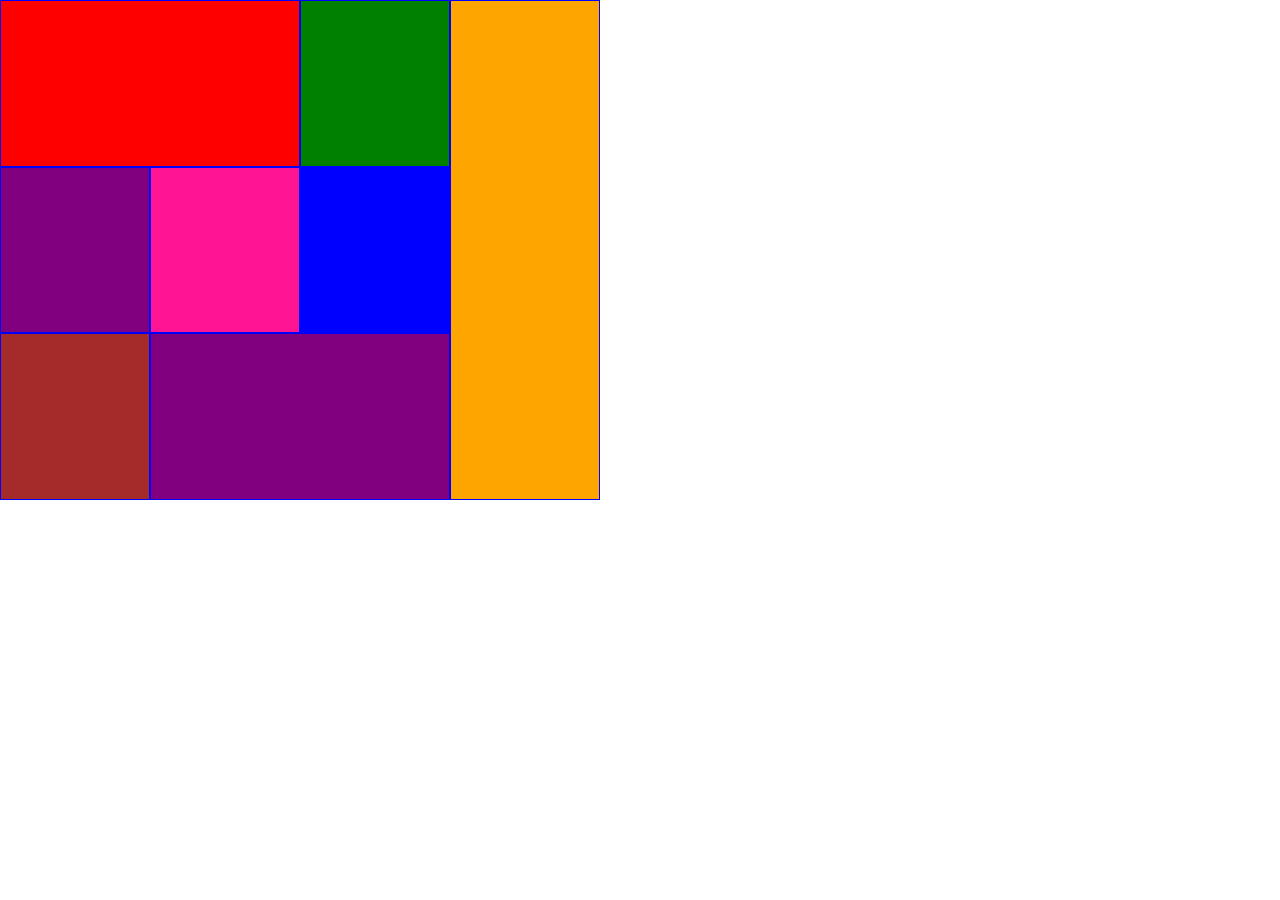
<file: assignment/Assignment3/case6.html>
<!DOCTYPE html>
<html lang="en">
<head>
    <meta charset="UTF-8">
    <title>Case 6</title>
    <link rel="stylesheet" href="assets/css/normalize.css">
    <style>
        body>section{
            width: 600px;
            height: 500px;
            background: lightblue;

            display: grid;
            grid-template-columns: repeat(4,1fr);
        }

        div{
            border: 1px solid blue;
        }

        section>div:first-child{
            background: red;
            grid-column: 1/3;
        }

        section>div:nth-child(2){
            background: green;
            grid-column: 3/4;
        }

        section>div:nth-child(3){
            background: orange;
            grid-column: 4/5;
            grid-row: 1/4;
        }

        section>div:nth-child(4){
            background: purple;
            grid-column: 1/2;
        }

        section>div:nth-child(5){
            background: deeppink;
            grid-column: 2/3;
        }

        section>div:nth-child(6){
            background: blue;
            grid-column: 3/4;
        }

        section>div:nth-child(7){
            background: brown;
            grid-column: 1/2;
        }

        section>div:nth-child(8){
            background: purple;
            grid-column: 2/4;
        }
    </style>
</head>
<body>
<section>
    <div></div>
    <div></div>
    <div></div>
    <div></div>

    <div></div>
    <div></div>
    <div></div>
    <div></div>

</section>
</body>
</html>
</file>
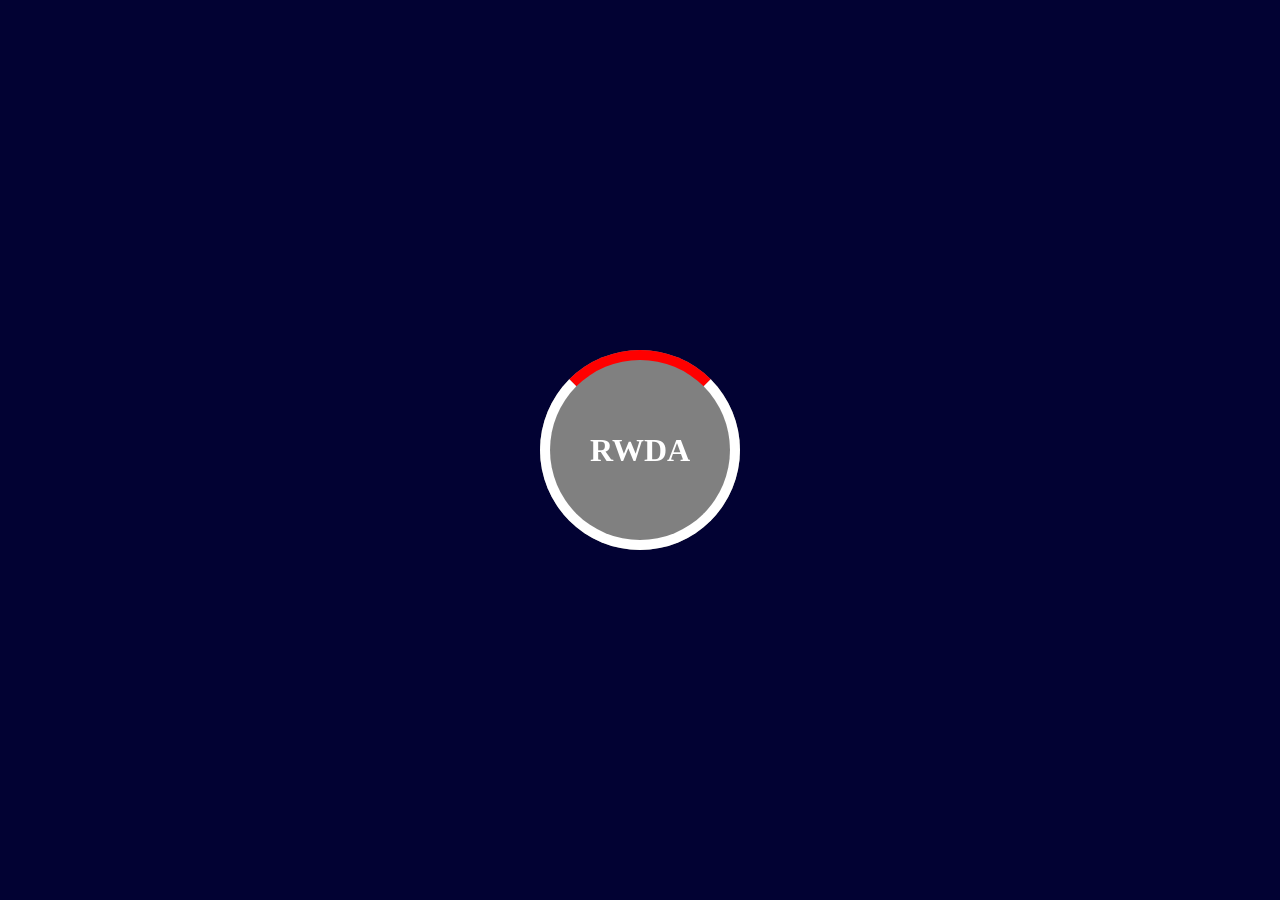
<file: assignment/Assignmet-4/case-02.html>
<!DOCTYPE html>
<html lang="en">
<head>
    <meta charset="UTF-8">
    <title>Case-02</title>
    <link rel="stylesheet" href="assets/css/normalize.css">

    <style>
        body{
            background: #020233;
        }

        div{
            width: 200px;
            aspect-ratio: 1/1;
            border-radius: 50%;
            background: gray;

            position: absolute;
            top: 0;
            bottom: 0;
            right: 0;
            left: 0;
            margin: auto;

        }

        div>h1{
            width: max-content;
            height: max-content;
            color: white;


            position: absolute;
            top: 0;
            bottom: 0;
            right: 0;
            left: 0;
            margin: auto;
        }

        div::before{
            content: "";
            border: 10px solid white;
            border-radius: 100%;
            border-top-color: red;

            position: absolute;
            right: 0;
            left: 0;
            top: 0;
            bottom: 0;
            margin: auto;

        }

        div:hover::before{
            transform: rotate(360deg);
            transition-duration: 2s;
        }

    </style>
</head>
<body>
<div>
    <h1>RWDA</h1>
</div>
</body>
</html>
</file>
<file: assignment/Calculator/style.css>
*{
    margin: 0;
    padding: 0;
    box-sizing: border-box;
    font-family: consolas;
}

body{
    display: flex;
    justify-content: center;
    align-items: center;
    min-height: 100vh;
    background: #edf1f4;
}

.dark{
    background: #282c2f;
}

.calculator{
    position: relative;
    width: 340px;
    padding: 20px;
    border-radius: 20px;
    box-shadow: 15px 15px 20px rgba(0,0,0,0.1),
    -15px -15px 20px #fffb;
}

.dark .calculator {
    background: #33393e;
    box-shadow: 5px 5px 10px rgba(0, 0, 0, 0.15),
    -5px -5px 10px rgba(255, 255, 255, 0.05);
}

.calculator .buttons{
    position: relative;
    display: grid;
}

.calculator .buttons #value{
    position: relative;
    grid-column: span 4;
    user-select: none;
    overflow: auto;
    width: 100%;
    text-align: end;
    color: #5166d6;
    height: 100px;
    line-height: 100px;
    box-shadow: inset 5px 5px 10px rgba(0,0,0,0.1),
    inset -5px -5px 20px #fff;
    border-radius: 10px;
    margin-bottom: 12px;
    padding: 0 20px;
    font-size: 2em;
    font-weight: 500;
}

.dark .calculator .buttons #value{
    color: #eee;
    box-shadow: inset 15px 15px 20px rgba(0,0,0,0.5),
    inset -15px -15px 20px rgba(255,255,255,0.1);
}

.calculator .buttons span{
    position: relative;
    padding: 10px;
    box-shadow: 5px 5px 10px rgba(0,0,0,0.1),
    -5px -5px 20px #fff;
    margin: 10px;
    cursor: pointer;
    user-select: none;
    min-width: 40px;
    display: flex;
    justify-content: center;
    align-items: center;
    font-size: 1.2em;
    color: #666;
    border: 2px solid #edf1f4;
    border-radius: 10px;
}

.dark .calculator .buttons span{
    color: #eee;
    border: 2px solid #333;
    box-shadow: 5px 5px 10px rgba(0,0,0,0.25),
    -5px -5px 10px rgba(255,255,255,0.1);
}

.calculator .buttons span:active{
    box-shadow: inset 1px 1px 1px rgba(0,0,0,0.1),
    inset -1px -1px 1px #fff;
    color: #f44336;
}

.dark .calculator .buttons span:active{
    box-shadow: inset 5px 5px 10px rgba(0,0,0,0.25),
    inset -5px -5px 10px rgba(255,255,255,0.1);
}

.calculator .buttons span#clear{
    grid-column: span 1;
    background: #3653f4;
    color: #ffffff;
    border: 2px solid #edf1f4;
}

.calculator .buttons span#del{
    grid-column: span 1;
    background: #9a0707;
    color: #ffffff;
    border: 2px solid #edf1f4;
}

.calculator .buttons span#plus{
    grid-row: span 1;
    background: #49f436;
    color: #ffffff;
    border: 2px solid #edf1f4;
}

.calculator .buttons span#equal{
    grid-row: span 1;
    background: #6bdce7;
    color: #ffffff;
    border: 2px solid #edf1f4;
}

.toggle-btn {
    position: fixed;
    width: 60px;
    height: 60px;
    background: linear-gradient(135deg, #ff7e5f, #feb47b);
    top: 20px;
    right: 20px;
    border-radius: 50%;
    cursor: pointer;
    border: none;
    box-shadow: 0 8px 15px rgba(0, 0, 0, 0.2), 0 -4px 20px rgba(255, 255, 255, 0.2);
    display: flex;
    justify-content: center;
    align-items: center;
    font-size: 24px;
    transition: all 0.3s ease;
    overflow: hidden;
}

.toggle-btn::before {
    content: "🌙";
    transition: transform 0.5s ease;
}

.toggle-btn:hover {
    box-shadow: 0 12px 25px rgba(0, 0, 0, 0.3), 0 -6px 25px rgba(255, 255, 255, 0.3);
    transform: scale(1.1);
}

.toggle-btn:active {
    transform: scale(0.95);
}

.dark .toggle-btn {
    background: linear-gradient(135deg, #434343, #000000);
    box-shadow: 0 8px 15px rgba(255, 255, 255, 0.3), 0 -4px 20px rgba(0, 0, 0, 0.5);
}

.dark .toggle-btn::before {
    content: "☀️";
    transition: transform 0.5s ease;
}

.dark .toggle-btn:hover {
    box-shadow: 0 12px 25px rgba(255, 255, 255, 0.5), 0 -6px 25px rgba(0, 0, 0, 0.6);
}

@keyframes pulsate {
    0% {
        transform: scale(1);
    }
    50% {
        transform: scale(1.05);
    }
    100% {
        transform: scale(1);
    }
}

.toggle-btn {
    animation: pulsate 2s infinite;
}
</file>
<file: assets/css/case6.css>
body {
    background: #150C00;
    font-family: Arial, sans-serif;
}

.case-container {
    display: grid;
    grid-template-columns: repeat(2, minmax(250px, 1fr));
    gap: 20px;
    padding: 20px;
}

.case-box {
    background: linear-gradient(145deg, #4B3A3A, #332121);
    padding: 20px;
    border-radius: 15px;
    text-align: center;
    box-shadow: 0 8px 16px rgba(0, 0, 0, 0.3);
    transition: transform 0.3s ease, box-shadow 0.3s ease;
    color: #E0D8D8;
}

.case-box:hover {
    transform: translateY(-5px);
    box-shadow: 0 12px 24px rgba(0, 0, 0, 0.4);
}

.case-title {
    font-size: 22px;
    margin: 10px 0;
    color: #FFD700;
    font-weight: bold;
    text-shadow: 1px 1px 6px rgba(0, 0, 0, 0.3);
    transition: color 0.3s ease;
}

.case-title:hover {
    color: #FFEB3B;
}

.case-description {
    font-size: 15px;
    margin-bottom: 20px;
    color: #C5C2C2;
    line-height: 1.6;
    transition: color 0.3s ease;
}

.case-description:hover {
    color: #E0E0E0;
}

.case-buttons {
    display: flex;
    justify-content: center;
    gap: 12px;
}

.btn {
    padding: 12px 20px;
    border: none;
    border-radius: 25px;
    cursor: pointer;
    font-size: 14px;
    font-weight: bold;
    transition: all 0.3s ease, box-shadow 0.3s ease;
    box-shadow: 0 4px 12px rgba(0, 0, 0, 0.1);
}

.btn:hover {
    transform: translateY(-3px);
    box-shadow: 0 8px 16px rgba(0, 0, 0, 0.3);
}

.view-btn {
    background: linear-gradient(135deg, #76AB72, #3A8531);
    color: white;
}

.view-btn:hover {
    background: linear-gradient(135deg, #558B2F, #2E7D32);
}

.see-more-btn {
    background: linear-gradient(135deg, #2A81D9, #0A4FB5);
    color: white;
}

.see-more-btn:hover {
    background: linear-gradient(135deg, #1976D2, #1565C0);
}

#case-tit {
    font-size: 28px;
    color: #FFD700;
    font-weight: bold;
    text-align: center;
    text-transform: uppercase;
    font-family: 'Arial', sans-serif;
    letter-spacing: 2px;
    text-shadow: 2px 2px 10px rgba(0, 0, 0, 0.5);
    background: linear-gradient(135deg, #FFC107, #FF9800);
    -webkit-background-clip: text;
    -webkit-text-fill-color: transparent;
    transition: color 0.3s ease, transform 0.3s ease;
    padding-bottom: 10px;
    border-bottom: 2px solid #FFD700;
}

#case-tit:hover {
    transform: scale(1.1);
    color: #FFECB3;
}

@media screen and (max-width: 768px) {
    .case-container {
        grid-template-columns: 1fr;
    }
}
</file>
